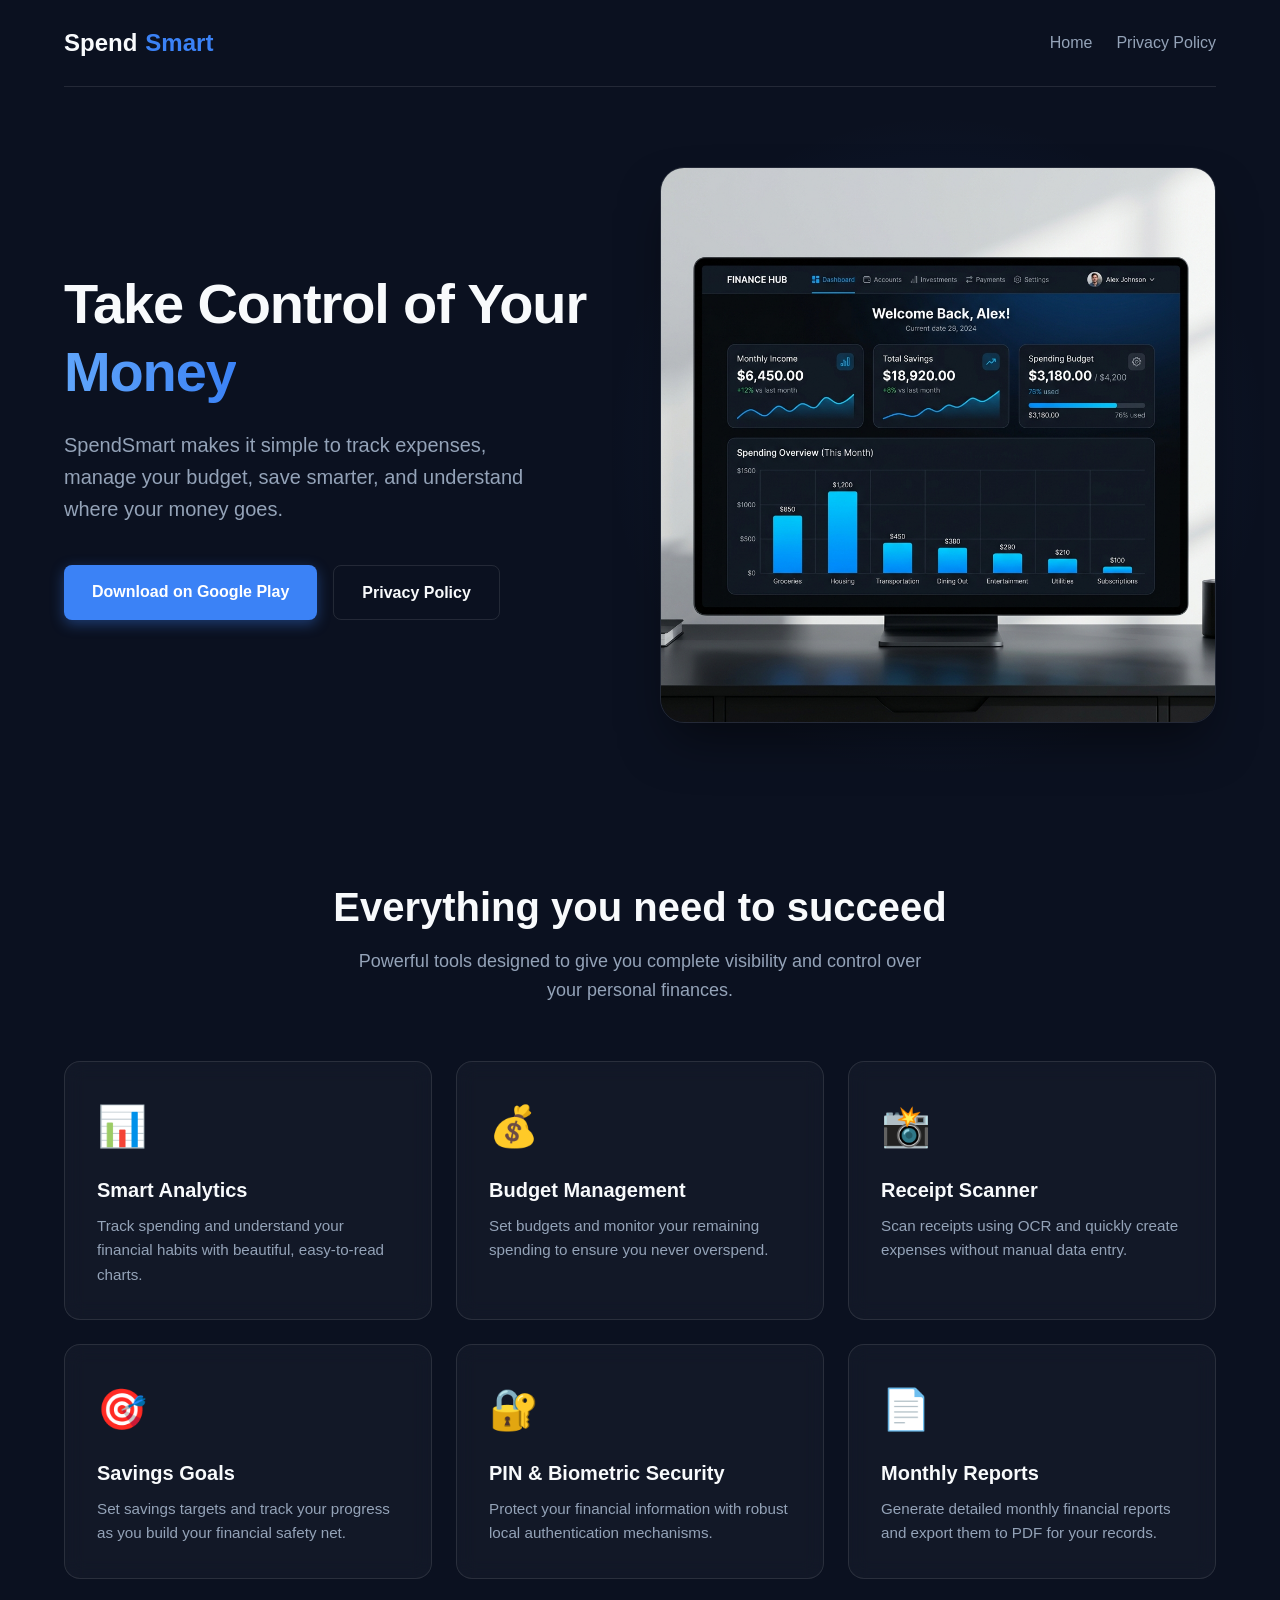
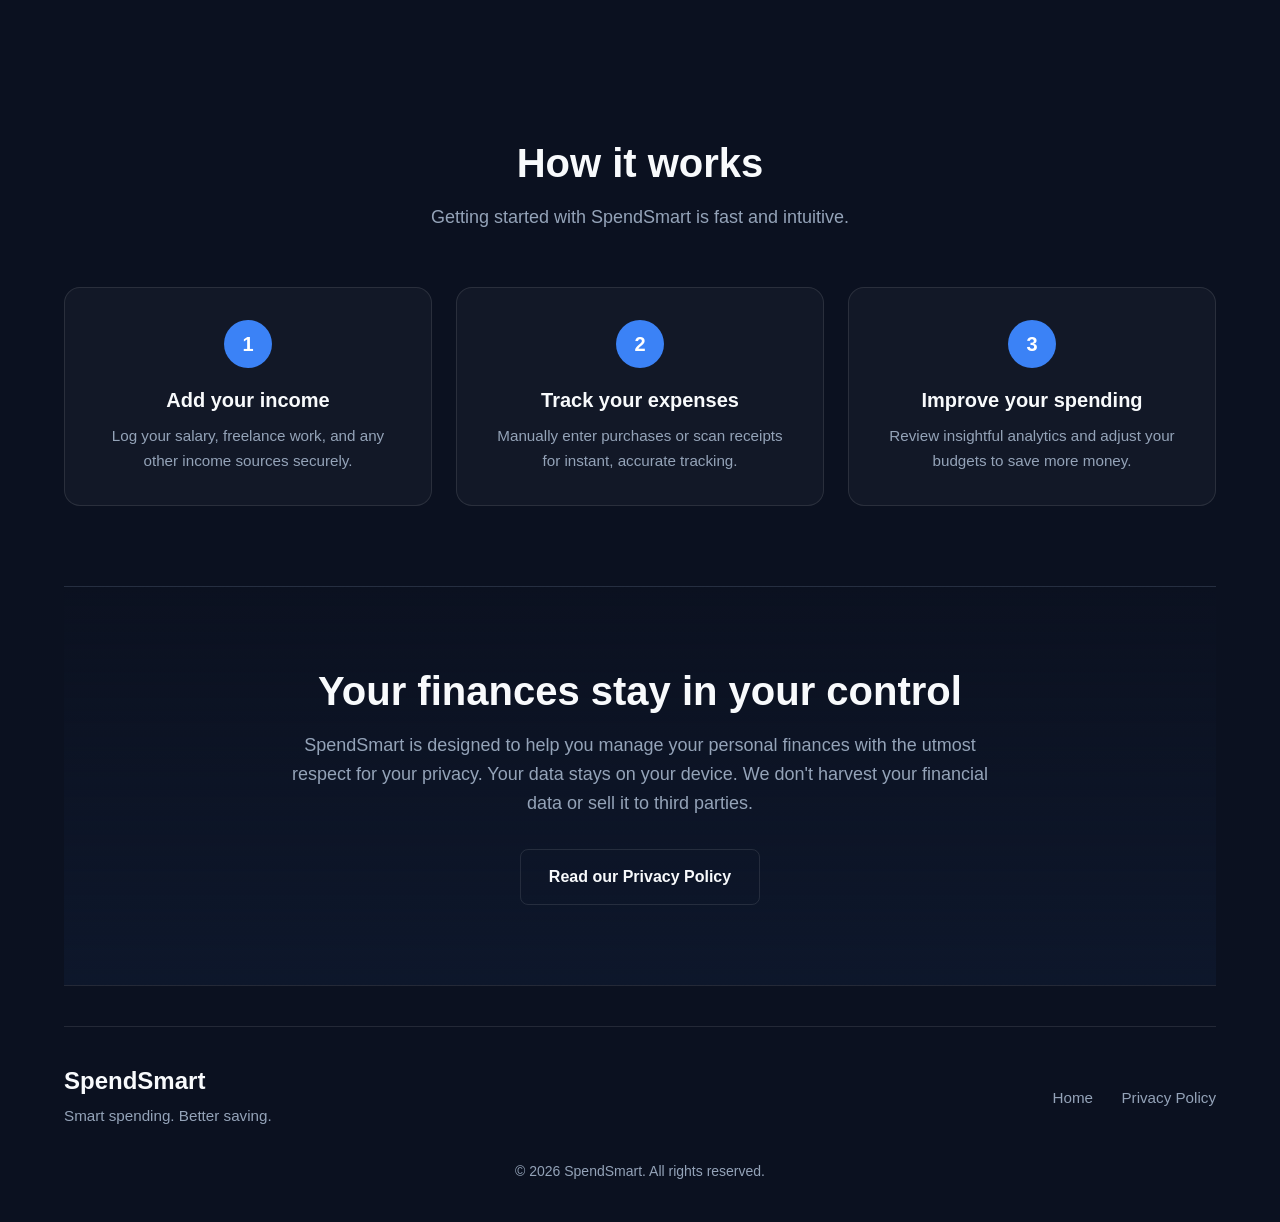
<file: index.html>
<!DOCTYPE html>
<html lang="en">
<head>
    <meta charset="UTF-8">
    <meta name="viewport" content="width=device-width, initial-scale=1.0">
    <title>SpendSmart — Smart Expense & Budget Tracker</title>
    <meta name="description" content="SpendSmart helps you track expenses, manage budgets, scan receipts, set savings goals, and understand your spending.">
    <meta property="og:title" content="SpendSmart — Smart Expense & Budget Tracker">
    <meta property="og:description" content="SpendSmart helps you track expenses, manage budgets, scan receipts, set savings goals, and understand your spending.">
    <meta property="og:type" content="website">
    <link rel="stylesheet" href="styles.css">
</head>
<body>
    <div class="container">
        <!-- Navigation -->
        <nav>
            <a href="index.html" class="logo">Spend<span>Smart</span></a>
            <div class="links">
                <a href="index.html">Home</a>
                <a href="privacy.html">Privacy Policy</a>
            </div>
        </nav>

        <!-- Hero Section -->
        <section class="hero">
            <div class="hero-content">
                <h1>Take Control of Your <span class="text-gradient">Money</span></h1>
                <p>SpendSmart makes it simple to track expenses, manage your budget, save smarter, and understand where your money goes.</p>
                <div class="hero-buttons">
                    <a href="https://play.google.com/store/apps/details?id=com.spendsmart.expensetracker" class="btn btn-primary">Download on Google Play</a>
                    <a href="privacy.html" class="btn btn-secondary">Privacy Policy</a>
                </div>
            </div>
            <div class="hero-image">
                <img src="assets/spendsmart-hero.png" alt="SpendSmart App Mockup showing dashboard, income, savings, and budget charts">
            </div>
        </section>

        <!-- Features Section -->
        <section>
            <h2 class="section-title">Everything you need to succeed</h2>
            <p class="section-subtitle">Powerful tools designed to give you complete visibility and control over your personal finances.</p>
            
            <div class="features-grid">
                <div class="feature-card">
                    <div class="feature-icon">📊</div>
                    <h3>Smart Analytics</h3>
                    <p>Track spending and understand your financial habits with beautiful, easy-to-read charts.</p>
                </div>
                <div class="feature-card">
                    <div class="feature-icon">💰</div>
                    <h3>Budget Management</h3>
                    <p>Set budgets and monitor your remaining spending to ensure you never overspend.</p>
                </div>
                <div class="feature-card">
                    <div class="feature-icon">📸</div>
                    <h3>Receipt Scanner</h3>
                    <p>Scan receipts using OCR and quickly create expenses without manual data entry.</p>
                </div>
                <div class="feature-card">
                    <div class="feature-icon">🎯</div>
                    <h3>Savings Goals</h3>
                    <p>Set savings targets and track your progress as you build your financial safety net.</p>
                </div>
                <div class="feature-card">
                    <div class="feature-icon">🔐</div>
                    <h3>PIN & Biometric Security</h3>
                    <p>Protect your financial information with robust local authentication mechanisms.</p>
                </div>
                <div class="feature-card">
                    <div class="feature-icon">📄</div>
                    <h3>Monthly Reports</h3>
                    <p>Generate detailed monthly financial reports and export them to PDF for your records.</p>
                </div>
            </div>
        </section>

        <!-- How It Works Section -->
        <section>
            <h2 class="section-title">How it works</h2>
            <p class="section-subtitle">Getting started with SpendSmart is fast and intuitive.</p>
            
            <div class="steps-container">
                <div class="step">
                    <div class="step-number">1</div>
                    <h3>Add your income</h3>
                    <p>Log your salary, freelance work, and any other income sources securely.</p>
                </div>
                <div class="step">
                    <div class="step-number">2</div>
                    <h3>Track your expenses</h3>
                    <p>Manually enter purchases or scan receipts for instant, accurate tracking.</p>
                </div>
                <div class="step">
                    <div class="step-number">3</div>
                    <h3>Improve your spending</h3>
                    <p>Review insightful analytics and adjust your budgets to save more money.</p>
                </div>
            </div>
        </section>

        <!-- Privacy / Trust Section -->
        <section class="privacy-section">
            <h2 class="section-title">Your finances stay in your control</h2>
            <p>SpendSmart is designed to help you manage your personal finances with the utmost respect for your privacy. Your data stays on your device. We don't harvest your financial data or sell it to third parties.</p>
            <a href="privacy.html" class="btn btn-secondary">Read our Privacy Policy</a>
        </section>

        <!-- Footer -->
        <footer>
            <div class="footer-content">
                <div class="footer-brand">
                    <h2>Spend<span>Smart</span></h2>
                    <p>Smart spending. Better saving.</p>
                </div>
                <div class="footer-links">
                    <a href="index.html">Home</a>
                    <a href="privacy.html">Privacy Policy</a>
                </div>
            </div>
            <div class="footer-bottom">
                &copy; 2026 SpendSmart. All rights reserved.
            </div>
        </footer>
    </div>
</body>
</html>
</file>
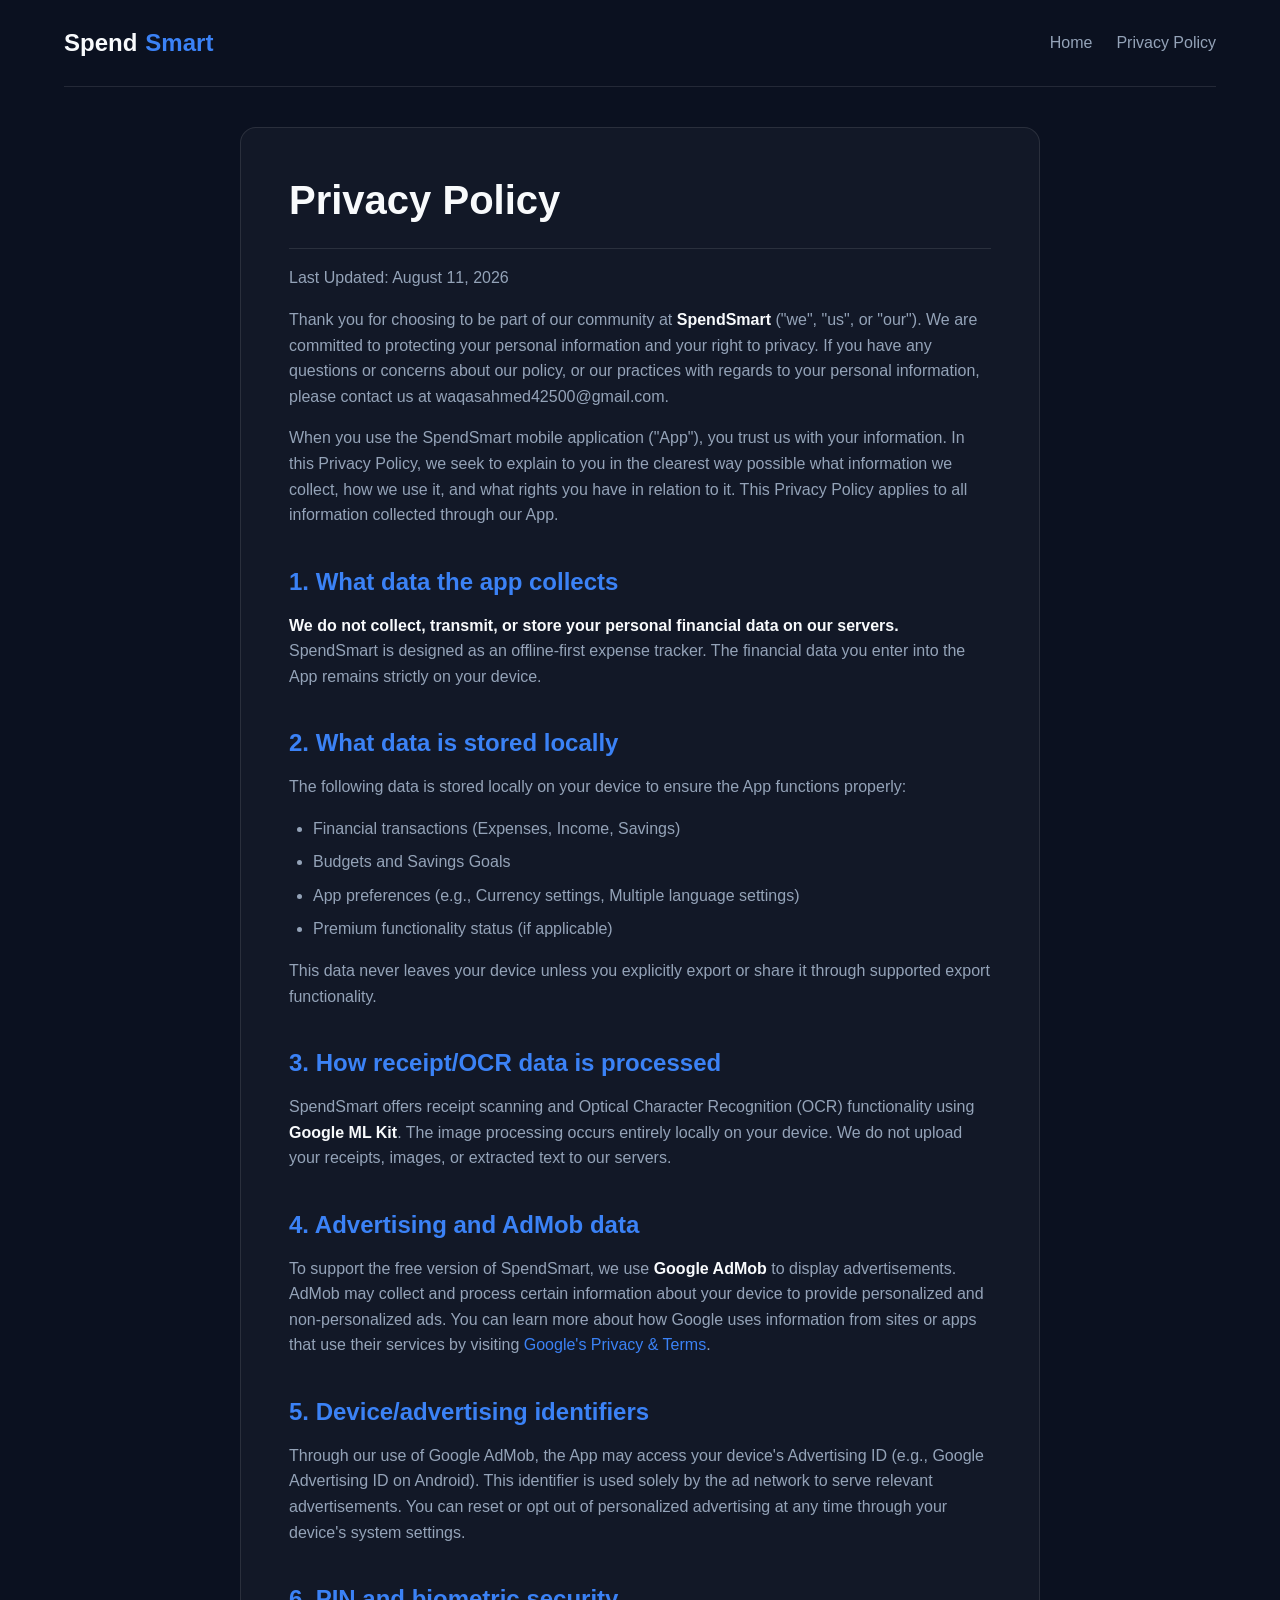
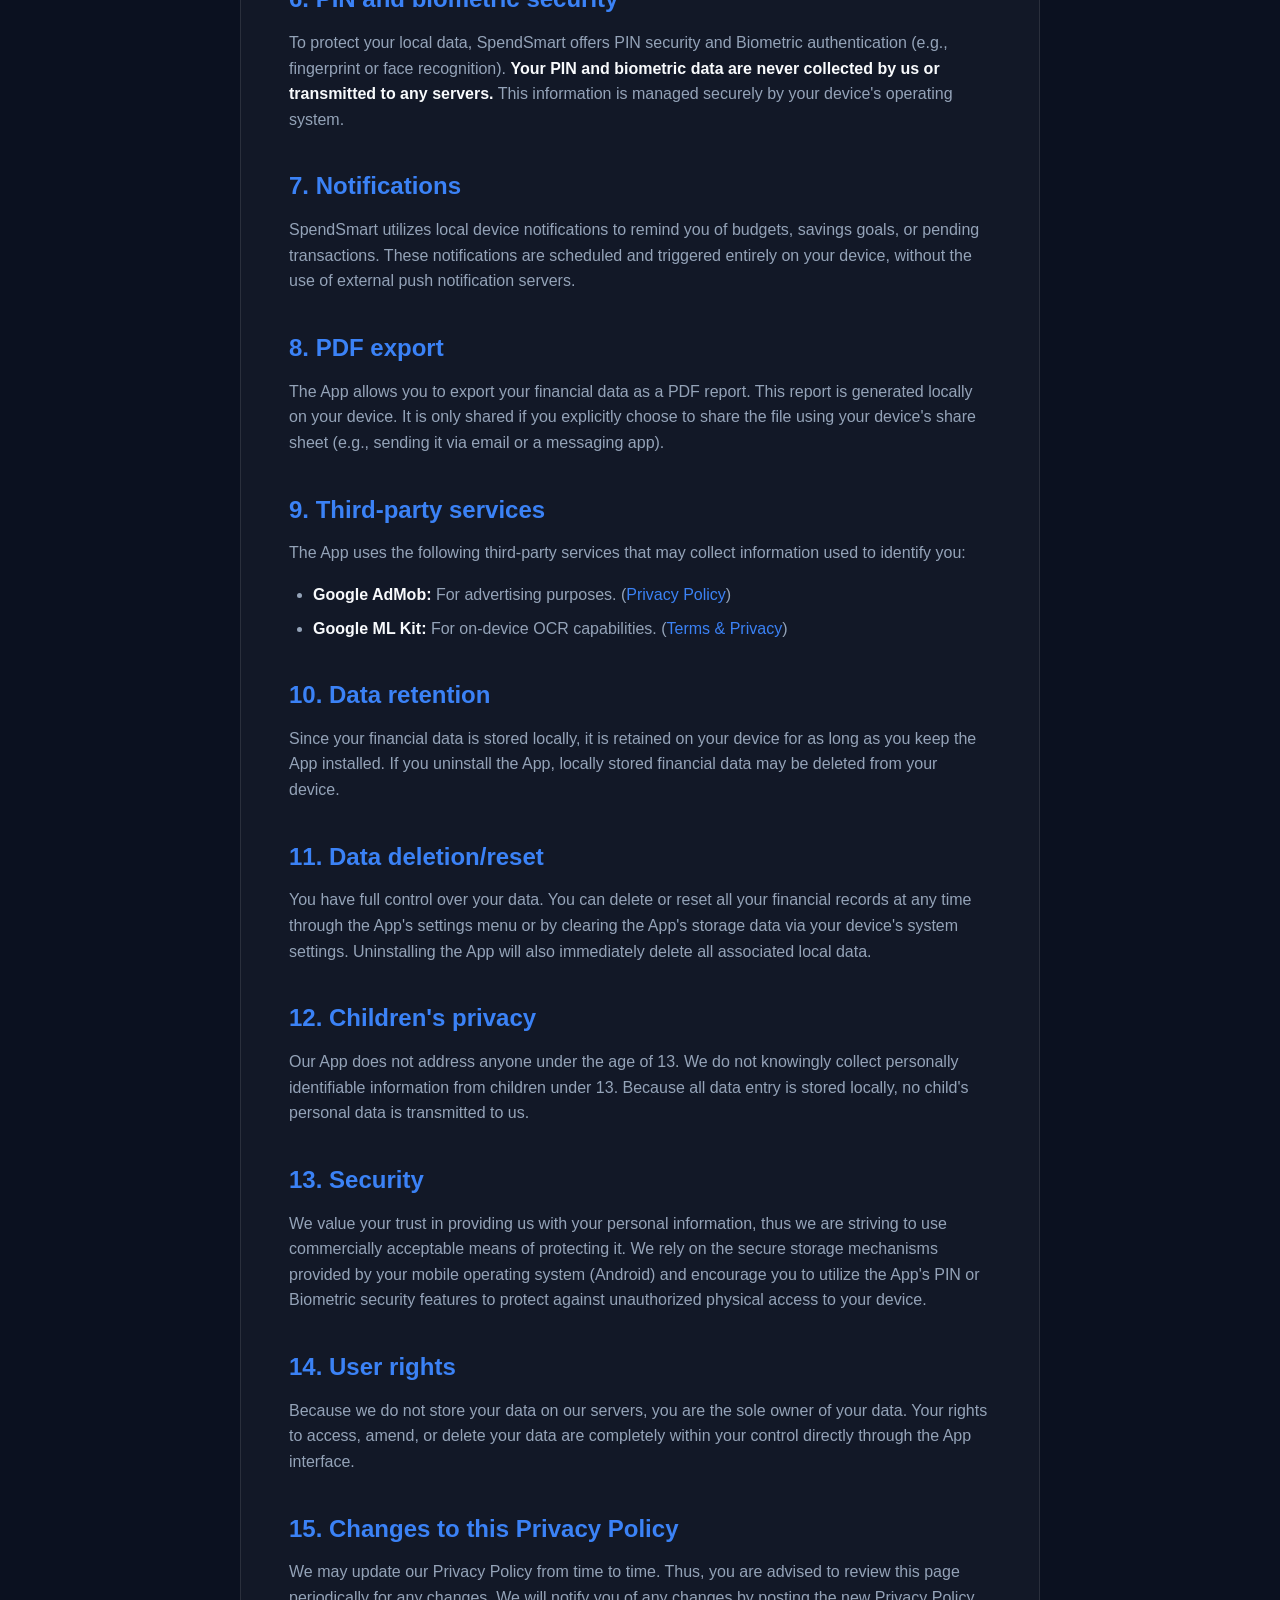
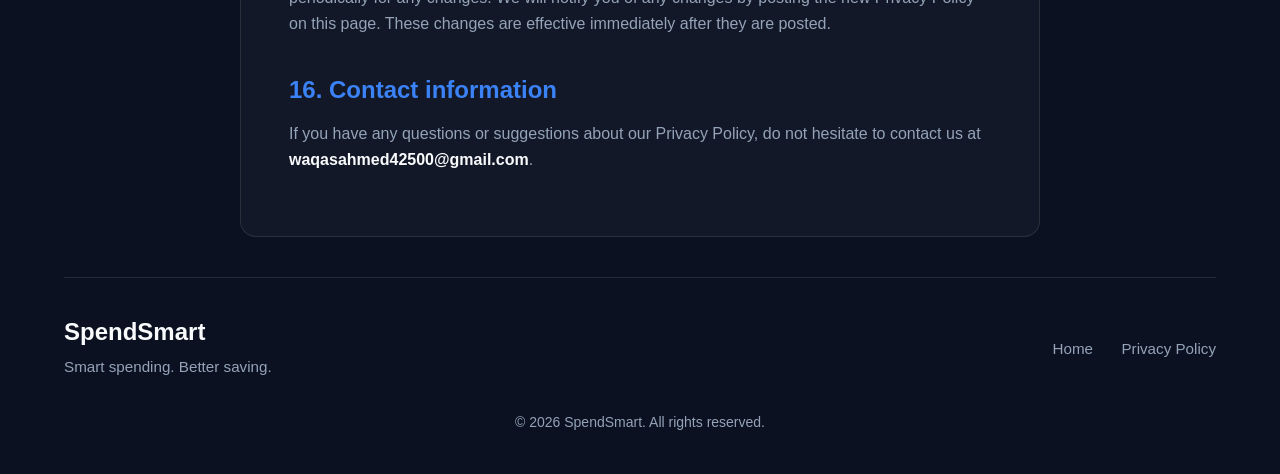
<file: privacy.html>
<!DOCTYPE html>
<html lang="en">
<head>
    <meta charset="UTF-8">
    <meta name="viewport" content="width=device-width, initial-scale=1.0">
    <title>Privacy Policy — SpendSmart</title>
    <meta name="description" content="Privacy Policy for the SpendSmart app.">
    <meta property="og:title" content="Privacy Policy — SpendSmart">
    <meta property="og:description" content="Privacy Policy for the SpendSmart app.">
    <meta property="og:type" content="website">
    <link rel="stylesheet" href="styles.css">
</head>
<body>
    <div class="container">
        <!-- Navigation -->
        <nav>
            <a href="index.html" class="logo">Spend<span>Smart</span></a>
            <div class="links">
                <a href="index.html">Home</a>
                <a href="privacy.html">Privacy Policy</a>
            </div>
        </nav>

        <div class="privacy-container">
            <h1>Privacy Policy</h1>
            <p class="last-updated">Last Updated: August 11, 2026</p>

            <p>Thank you for choosing to be part of our community at <strong>SpendSmart</strong> ("we", "us", or "our"). We are committed to protecting your personal information and your right to privacy. If you have any questions or concerns about our policy, or our practices with regards to your personal information, please contact us at waqasahmed42500@gmail.com.</p>

            <p>When you use the SpendSmart mobile application ("App"), you trust us with your information. In this Privacy Policy, we seek to explain to you in the clearest way possible what information we collect, how we use it, and what rights you have in relation to it. This Privacy Policy applies to all information collected through our App.</p>

            <h2>1. What data the app collects</h2>
            <p><strong>We do not collect, transmit, or store your personal financial data on our servers.</strong> SpendSmart is designed as an offline-first expense tracker. The financial data you enter into the App remains strictly on your device.</p>

            <h2>2. What data is stored locally</h2>
            <p>The following data is stored locally on your device to ensure the App functions properly:</p>
            <ul>
                <li>Financial transactions (Expenses, Income, Savings)</li>
                <li>Budgets and Savings Goals</li>
                <li>App preferences (e.g., Currency settings, Multiple language settings)</li>
                <li>Premium functionality status (if applicable)</li>
            </ul>
            <p>This data never leaves your device unless you explicitly export or share it through supported export functionality.</p>

            <h2>3. How receipt/OCR data is processed</h2>
            <p>SpendSmart offers receipt scanning and Optical Character Recognition (OCR) functionality using <strong>Google ML Kit</strong>. The image processing occurs entirely locally on your device. We do not upload your receipts, images, or extracted text to our servers.</p>

            <h2>4. Advertising and AdMob data</h2>
            <p>To support the free version of SpendSmart, we use <strong>Google AdMob</strong> to display advertisements. AdMob may collect and process certain information about your device to provide personalized and non-personalized ads. You can learn more about how Google uses information from sites or apps that use their services by visiting <a href="https://policies.google.com/technologies/partner-sites" target="_blank">Google's Privacy & Terms</a>.</p>

            <h2>5. Device/advertising identifiers</h2>
            <p>Through our use of Google AdMob, the App may access your device's Advertising ID (e.g., Google Advertising ID on Android). This identifier is used solely by the ad network to serve relevant advertisements. You can reset or opt out of personalized advertising at any time through your device's system settings.</p>

            <h2>6. PIN and biometric security</h2>
            <p>To protect your local data, SpendSmart offers PIN security and Biometric authentication (e.g., fingerprint or face recognition). <strong>Your PIN and biometric data are never collected by us or transmitted to any servers.</strong> This information is managed securely by your device's operating system.</p>

            <h2>7. Notifications</h2>
            <p>SpendSmart utilizes local device notifications to remind you of budgets, savings goals, or pending transactions. These notifications are scheduled and triggered entirely on your device, without the use of external push notification servers.</p>

            <h2>8. PDF export</h2>
            <p>The App allows you to export your financial data as a PDF report. This report is generated locally on your device. It is only shared if you explicitly choose to share the file using your device's share sheet (e.g., sending it via email or a messaging app).</p>

            <h2>9. Third-party services</h2>
            <p>The App uses the following third-party services that may collect information used to identify you:</p>
            <ul>
                <li><strong>Google AdMob:</strong> For advertising purposes. (<a href="https://support.google.com/admob/answer/6128543?hl=en" target="_blank">Privacy Policy</a>)</li>
                <li><strong>Google ML Kit:</strong> For on-device OCR capabilities. (<a href="https://developers.google.com/ml-kit/terms" target="_blank">Terms & Privacy</a>)</li>
            </ul>

            <h2>10. Data retention</h2>
            <p>Since your financial data is stored locally, it is retained on your device for as long as you keep the App installed. If you uninstall the App, locally stored financial data may be deleted from your device.</p>

            <h2>11. Data deletion/reset</h2>
            <p>You have full control over your data. You can delete or reset all your financial records at any time through the App's settings menu or by clearing the App's storage data via your device's system settings. Uninstalling the App will also immediately delete all associated local data.</p>

            <h2>12. Children's privacy</h2>
            <p>Our App does not address anyone under the age of 13. We do not knowingly collect personally identifiable information from children under 13. Because all data entry is stored locally, no child's personal data is transmitted to us.</p>

            <h2>13. Security</h2>
            <p>We value your trust in providing us with your personal information, thus we are striving to use commercially acceptable means of protecting it. We rely on the secure storage mechanisms provided by your mobile operating system (Android) and encourage you to utilize the App's PIN or Biometric security features to protect against unauthorized physical access to your device.</p>

            <h2>14. User rights</h2>
            <p>Because we do not store your data on our servers, you are the sole owner of your data. Your rights to access, amend, or delete your data are completely within your control directly through the App interface.</p>

            <h2>15. Changes to this Privacy Policy</h2>
            <p>We may update our Privacy Policy from time to time. Thus, you are advised to review this page periodically for any changes. We will notify you of any changes by posting the new Privacy Policy on this page. These changes are effective immediately after they are posted.</p>

            <h2>16. Contact information</h2>
            <p>If you have any questions or suggestions about our Privacy Policy, do not hesitate to contact us at <strong>waqasahmed42500@gmail.com</strong>.</p>
        </div>

        <!-- Footer -->
        <footer>
            <div class="footer-content">
                <div class="footer-brand">
                    <h2>Spend<span>Smart</span></h2>
                    <p>Smart spending. Better saving.</p>
                </div>
                <div class="footer-links">
                    <a href="index.html">Home</a>
                    <a href="privacy.html">Privacy Policy</a>
                </div>
            </div>
            <div class="footer-bottom">
                &copy; 2026 SpendSmart. All rights reserved.
            </div>
        </footer>
    </div>
</body>
</html>
</file>
<file: styles.css>
:root {
    --bg-dark: #0b1120;
    --bg-card: rgba(255, 255, 255, 0.03);
    --bg-card-hover: rgba(255, 255, 255, 0.08);
    --primary-blue: #3b82f6;
    --primary-blue-hover: #2563eb;
    --text-main: #f8fafc;
    --text-muted: #94a3b8;
    --border-color: rgba(255, 255, 255, 0.1);
}

* {
    box-sizing: border-box;
    margin: 0;
    padding: 0;
}

body {
    font-family: 'Inter', -apple-system, BlinkMacSystemFont, 'Segoe UI', Roboto, Helvetica, Arial, sans-serif;
    background-color: var(--bg-dark);
    color: var(--text-main);
    line-height: 1.6;
    overflow-x: hidden;
}

a {
    color: var(--primary-blue);
    text-decoration: none;
    transition: color 0.2s;
}

a:hover {
    color: var(--primary-blue-hover);
}

/* Typography */
h1, h2, h3, h4 {
    color: var(--text-main);
    line-height: 1.2;
    font-weight: 700;
}

.text-gradient {
    background: linear-gradient(to right, #60a5fa, #3b82f6);
    -webkit-background-clip: text;
    -webkit-text-fill-color: transparent;
}

/* Layout */
.container {
    max-width: 1200px;
    margin: 0 auto;
    padding: 0 24px;
}

/* Navigation */
nav {
    display: flex;
    justify-content: space-between;
    align-items: center;
    padding: 24px 0;
    border-bottom: 1px solid var(--border-color);
}

nav .logo {
    font-size: 1.5rem;
    font-weight: 800;
    color: var(--text-main);
    display: flex;
    align-items: center;
    gap: 8px;
}

nav .logo span {
    color: var(--primary-blue);
}

nav .links {
    display: flex;
    gap: 24px;
}

nav .links a {
    color: var(--text-muted);
    font-weight: 500;
}

nav .links a:hover {
    color: var(--text-main);
}

/* Hero Section */
.hero {
    display: flex;
    align-items: center;
    justify-content: space-between;
    padding: 80px 0;
    gap: 40px;
}

.hero-content {
    flex: 1;
}

.hero h1 {
    font-size: 3.5rem;
    margin-bottom: 24px;
    letter-spacing: -0.02em;
}

.hero p {
    font-size: 1.25rem;
    color: var(--text-muted);
    margin-bottom: 40px;
    max-width: 500px;
}

.hero-buttons {
    display: flex;
    gap: 16px;
}

.btn {
    display: inline-block;
    padding: 14px 28px;
    border-radius: 8px;
    font-weight: 600;
    font-size: 1rem;
    cursor: pointer;
    transition: all 0.2s;
    border: none;
}

.btn-primary {
    background-color: var(--primary-blue);
    color: #fff;
    box-shadow: 0 4px 14px 0 rgba(59, 130, 246, 0.39);
}

.btn-primary:hover {
    background-color: var(--primary-blue-hover);
    color: #fff;
    transform: translateY(-2px);
}

.btn-secondary {
    background-color: transparent;
    color: var(--text-main);
    border: 1px solid var(--border-color);
}

.btn-secondary:hover {
    background-color: rgba(255, 255, 255, 0.05);
    transform: translateY(-2px);
}

.hero-image {
    flex: 1;
    display: flex;
    justify-content: center;
    position: relative;
}

.hero-image img {
    max-width: 100%;
    height: auto;
    border-radius: 24px;
    box-shadow: 0 25px 50px -12px rgba(0, 0, 0, 0.5);
    border: 1px solid var(--border-color);
}

.hero-image::before {
    content: '';
    position: absolute;
    top: 50%;
    left: 50%;
    transform: translate(-50%, -50%);
    width: 120%;
    height: 120%;
    background: radial-gradient(circle, rgba(59,130,246,0.15) 0%, rgba(11,17,32,0) 70%);
    z-index: -1;
}

/* Sections General */
section {
    padding: 80px 0;
}

.section-title {
    text-align: center;
    font-size: 2.5rem;
    margin-bottom: 16px;
}

.section-subtitle {
    text-align: center;
    color: var(--text-muted);
    font-size: 1.125rem;
    max-width: 600px;
    margin: 0 auto 56px auto;
}

/* Features */
.features-grid {
    display: grid;
    grid-template-columns: repeat(auto-fit, minmax(300px, 1fr));
    gap: 24px;
}

.feature-card {
    background: var(--bg-card);
    border: 1px solid var(--border-color);
    border-radius: 16px;
    padding: 32px;
    backdrop-filter: blur(10px);
    -webkit-backdrop-filter: blur(10px);
    transition: all 0.3s ease;
}

.feature-card:hover {
    background: var(--bg-card-hover);
    transform: translateY(-5px);
    border-color: rgba(59, 130, 246, 0.3);
}

.feature-icon {
    font-size: 2.5rem;
    margin-bottom: 20px;
}

.feature-card h3 {
    font-size: 1.25rem;
    margin-bottom: 12px;
}

.feature-card p {
    color: var(--text-muted);
    font-size: 0.95rem;
}

/* How It Works */
.steps-container {
    display: flex;
    justify-content: space-between;
    gap: 24px;
    position: relative;
}

.step {
    flex: 1;
    text-align: center;
    padding: 32px;
    background: var(--bg-card);
    border: 1px solid var(--border-color);
    border-radius: 16px;
}

.step-number {
    display: flex;
    align-items: center;
    justify-content: center;
    width: 48px;
    height: 48px;
    background: var(--primary-blue);
    color: #fff;
    border-radius: 50%;
    font-size: 1.25rem;
    font-weight: bold;
    margin: 0 auto 20px auto;
}

.step h3 {
    font-size: 1.25rem;
    margin-bottom: 12px;
}

.step p {
    color: var(--text-muted);
    font-size: 0.95rem;
}

/* Privacy Section */
.privacy-section {
    background: linear-gradient(180deg, var(--bg-dark) 0%, rgba(59, 130, 246, 0.05) 100%);
    border-top: 1px solid var(--border-color);
    border-bottom: 1px solid var(--border-color);
    text-align: center;
}

.privacy-section p {
    max-width: 700px;
    margin: 0 auto 32px auto;
    font-size: 1.125rem;
    color: var(--text-muted);
}

/* Footer */
footer {
    padding: 40px 0;
    border-top: 1px solid var(--border-color);
    margin-top: 40px;
}

.footer-content {
    display: flex;
    justify-content: space-between;
    align-items: center;
    flex-wrap: wrap;
    gap: 24px;
}

.footer-brand h2 {
    font-size: 1.5rem;
    margin-bottom: 8px;
}

.footer-brand p {
    color: var(--text-muted);
    font-size: 0.95rem;
}

.footer-links a {
    color: var(--text-muted);
    margin-left: 24px;
    font-size: 0.95rem;
}

.footer-links a:hover {
    color: var(--text-main);
}

.footer-bottom {
    margin-top: 32px;
    text-align: center;
    color: var(--text-muted);
    font-size: 0.875rem;
}

/* Privacy Policy Page specific */
.privacy-container {
    max-width: 800px;
    margin: 40px auto;
    background: var(--bg-card);
    border: 1px solid var(--border-color);
    border-radius: 16px;
    padding: 48px;
}

.privacy-container h1 {
    font-size: 2.5rem;
    border-bottom: 1px solid var(--border-color);
    padding-bottom: 24px;
    margin-bottom: 16px;
}

.privacy-container h2 {
    font-size: 1.5rem;
    margin-top: 40px;
    margin-bottom: 16px;
    color: var(--primary-blue);
}

.privacy-container p, .privacy-container ul {
    color: var(--text-muted);
    margin-bottom: 16px;
}

.privacy-container ul {
    padding-left: 24px;
}

.privacy-container li {
    margin-bottom: 8px;
}

.privacy-container strong {
    color: var(--text-main);
}

/* Responsive */
@media (max-width: 900px) {
    .hero {
        flex-direction: column;
        text-align: center;
        padding: 40px 0;
    }
    
    .hero p {
        margin: 0 auto 32px auto;
    }
    
    .hero-buttons {
        justify-content: center;
    }
    
    .steps-container {
        flex-direction: column;
    }
}

@media (max-width: 600px) {
    .hero h1 {
        font-size: 2.5rem;
    }
    
    .hero-buttons {
        flex-direction: column;
    }
    
    .footer-content {
        flex-direction: column;
        text-align: center;
    }
    
    .footer-links a {
        margin: 0 12px;
        display: inline-block;
        margin-bottom: 12px;
    }
    
    .privacy-container {
        padding: 24px;
        margin: 20px 0;
    }
}
</file>
